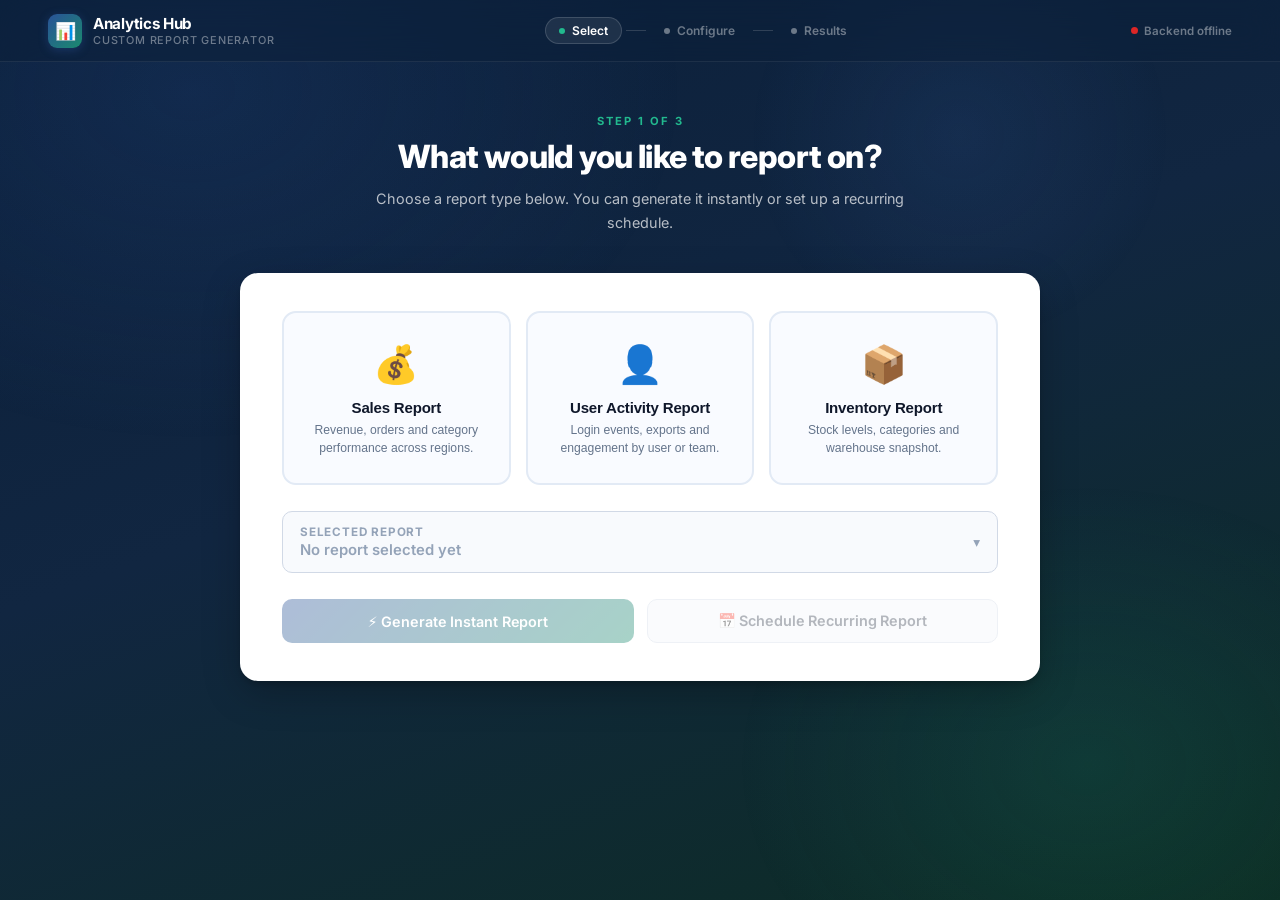
<file: frontend/index.html>
<!DOCTYPE html>
<html lang="en">
<head>
  <meta charset="UTF-8" />
  <meta name="viewport" content="width=device-width, initial-scale=1.0" />
  <title> Custom Report Generator</title>
  <meta name="description" content="Generate and schedule Sales, User Activity, and Inventory reports in PDF or Excel format." />

  <!-- Google Fonts -->
  <link rel="preconnect" href="https://fonts.googleapis.com" />
  <link rel="preconnect" href="https://fonts.gstatic.com" crossorigin />
  <link href="https://fonts.googleapis.com/css2?family=Inter:ital,opsz,wght@0,14..32,300;0,14..32,400;0,14..32,500;0,14..32,600;0,14..32,700;0,14..32,800;1,14..32,400&display=swap" rel="stylesheet" />

  <!-- Main Stylesheet -->
  <link rel="stylesheet" href="css/styles.css" />
</head>

<body>
<div id="app">

  <!-- ══════════════════════════════════════════════════════════════
       TOP NAV
       ══════════════════════════════════════════════════════════════ -->
  <nav class="topnav" aria-label="Application navigation">
    <div class="nav-brand">
      <div class="nav-logobox" aria-hidden="true">📊</div>
      <div>
        <div class="nav-title">Analytics Hub</div>
        <div class="nav-sub">Custom Report Generator</div>
      </div>
    </div>

    <!-- Three-step progress pills (updated by JS) -->
    <div class="nav-steps" aria-label="Progress steps">
      <div class="nav-step is-active" id="np1" aria-label="Step 1: Select">
        <div class="nav-step-dot"></div>Select
      </div>
      <div class="nav-sep" aria-hidden="true"></div>
      <div class="nav-step" id="np2" aria-label="Step 2: Configure">
        <div class="nav-step-dot"></div>Configure
      </div>
      <div class="nav-sep" aria-hidden="true"></div>
      <div class="nav-step" id="np3" aria-label="Step 3: Results">
        <div class="nav-step-dot"></div>Results
      </div>
    </div>

    <!-- Backend connection status -->
    <div class="nav-status" aria-live="polite">
      <div class="status-dot" id="status-dot"></div>
      <span id="status-lbl">Checking…</span>
    </div>
  </nav>

  <!-- ══════════════════════════════════════════════════════════════
       LOADING OVERLAY (full-screen, shown during API calls)
       ══════════════════════════════════════════════════════════════ -->
  <div class="loading-overlay" id="loading-overlay" role="status" aria-live="polite">
    <div class="loading-spinner" aria-hidden="true"></div>
    <div class="loading-text" id="loading-text">Generating your report…</div>
    <div class="loading-sub"  id="loading-sub">This may take a few seconds</div>
  </div>

  <!-- ══════════════════════════════════════════════════════════════
       TOAST CONTAINER
       ══════════════════════════════════════════════════════════════ -->
  <div class="toast-container" id="toast-container" aria-live="assertive" aria-atomic="true"></div>

  <!-- ══════════════════════════════════════════════════════════════
       MAIN STAGE
       ══════════════════════════════════════════════════════════════ -->
  <main class="stage">

    <!-- ──────────────────────────────────────────────────────────
         SCREEN 1 — SELECT REPORT TYPE
         ────────────────────────────────────────────────────────── -->
    <section class="screen is-active" id="s1" aria-label="Select report type">

      <div class="pg-head">
        <div class="pg-eye">Step 1 of 3</div>
        <h1 class="pg-h1">What would you like to report on?</h1>
        <p class="pg-p">Choose a report type below. You can generate it instantly or set up a recurring schedule.</p>
      </div>

      <div class="card">

        <!-- Three report-type cards -->
        <div class="rtype-grid" role="radiogroup" aria-label="Report type selection">

          <button class="rtype-card" id="rc-sales"
            data-key="sales" data-lbl="Sales Report" data-icon="💰"
            role="radio" aria-checked="false" aria-label="Sales Report — Revenue, orders and category performance"
            onclick="pickReport(this)">
            <div class="rtype-tick" aria-hidden="true">✓</div>
            <span class="rtype-icon" aria-hidden="true">💰</span>
            <div class="rtype-name">Sales Report</div>
            <div class="rtype-desc">Revenue, orders and category performance across regions.</div>
          </button>

          <button class="rtype-card" id="rc-user_activity"
            data-key="user_activity" data-lbl="User Activity Report" data-icon="👤"
            role="radio" aria-checked="false" aria-label="User Activity Report — Login events and user engagement"
            onclick="pickReport(this)">
            <div class="rtype-tick" aria-hidden="true">✓</div>
            <span class="rtype-icon" aria-hidden="true">👤</span>
            <div class="rtype-name">User Activity Report</div>
            <div class="rtype-desc">Login events, exports and engagement by user or team.</div>
          </button>

          <button class="rtype-card" id="rc-inventory"
            data-key="inventory" data-lbl="Inventory Report" data-icon="📦"
            role="radio" aria-checked="false" aria-label="Inventory Report — Stock levels and warehouse snapshot"
            onclick="pickReport(this)">
            <div class="rtype-tick" aria-hidden="true">✓</div>
            <span class="rtype-icon" aria-hidden="true">📦</span>
            <div class="rtype-name">Inventory Report</div>
            <div class="rtype-desc">Stock levels, categories and warehouse snapshot.</div>
          </button>

        </div>

        <!-- Selection display -->
        <div class="sel-display" id="sel-display" aria-live="polite">
          <div>
            <div class="sel-lbl">Selected Report</div>
            <div class="sel-val" id="sel-val">No report selected yet</div>
          </div>
          <div class="sel-arr" aria-hidden="true">▾</div>
        </div>

        <!-- Action buttons -->
        <div class="action-row">
          <button class="btn btn-grad" id="btn-instant" disabled
            onclick="gotoFilters()" aria-label="Generate instant report">
            ⚡ Generate Instant Report
          </button>
          <button class="btn btn-ghost" id="btn-sched" disabled
            onclick="gotoSchedule()" aria-label="Schedule a recurring report">
            📅 Schedule Recurring Report
          </button>
        </div>

      </div><!-- /card -->
    </section><!-- /s1 -->


    <!-- ──────────────────────────────────────────────────────────
         SCREEN 2 — FILTERS & GENERATE
         ────────────────────────────────────────────────────────── -->
    <section class="screen" id="s2" aria-label="Configure report filters">

      <div class="pg-head">
        <div class="pg-eye">Step 2 of 3</div>
        <h1 class="pg-h1">Configure your filters</h1>
        <p class="pg-p">Narrow down the data. Fields marked <span style="color:#dc2626;font-weight:700">*</span> are required.</p>
      </div>

      <div class="card">

        <button class="back-lnk" onclick="goTo(1)" aria-label="Back to report selection">← Back</button>

        <!-- Context chip (report type label) -->
        <div class="ctx-chip" id="f-chip"><span id="f-chip-ico">📊</span><span id="f-chip-lbl">—</span></div>

        <!-- Validation error banner -->
        <div class="alert alert-err" id="f-err" role="alert" aria-live="assertive">
          <span class="alert-ico" aria-hidden="true">⚠️</span>
          <div>
            <div class="alert-ttl">Check your inputs</div>
            <div class="alert-body" id="f-err-body">Please fill in all required fields.</div>
          </div>
        </div>

        <!-- ── SALES FILTERS ── -->
        <div id="fg-sales" class="filter-panel" style="display:none">
          <div class="sec-title">Sales Report Filters</div>
          <p class="sec-sub">Select a date range to scope the report. Category and region are optional refinements.</p>

          <div class="date-pair fg">
            <div>
              <label class="lbl" for="s-start">Start Date<span class="req">*</span></label>
              <input class="inp" type="date" id="s-start" aria-required="true" />
            </div>
            <div>
              <label class="lbl" for="s-end">End Date<span class="req">*</span></label>
              <input class="inp" type="date" id="s-end" aria-required="true" />
            </div>
          </div>

          <div class="fg">
            <label class="lbl" for="s-cat">Category</label>
            <div class="sel-wrap">
              <select class="sel" id="s-cat" aria-label="Filter by category">
                <option value="">— All categories —</option>
                <option>Electronics</option>
                <option>Clothing</option>
                <option>Food &amp; Beverages</option>
                <option>Stationery</option>
                <option>Furniture</option>
                <option>Health &amp; Beauty</option>
                <option>Sports</option>
              </select>
            </div>
          </div>

          <div class="fg">
            <label class="lbl" for="s-region">Region</label>
            <div class="sel-wrap">
              <select class="sel" id="s-region" aria-label="Filter by region">
                <option value="">— All regions —</option>
                <option>Western Province</option>
                <option>Central Province</option>
                <option>Southern Province</option>
                <option>Northern Province</option>
                <option>Eastern Province</option>
              </select>
            </div>
          </div>
        </div>

        <!-- ── USER ACTIVITY FILTERS ── -->
        <div id="fg-user_activity" class="filter-panel" style="display:none">
          <div class="sec-title">User Activity Report Filters</div>
          <p class="sec-sub">Pick a date window. Optionally scope to a specific user or activity type.</p>

          <div class="date-pair fg">
            <div>
              <label class="lbl" for="ua-start">Start Date<span class="req">*</span></label>
              <input class="inp" type="date" id="ua-start" aria-required="true" />
            </div>
            <div>
              <label class="lbl" for="ua-end">End Date<span class="req">*</span></label>
              <input class="inp" type="date" id="ua-end" aria-required="true" />
            </div>
          </div>

          <div class="fg">
            <label class="lbl" for="ua-user">User Name</label>
            <input class="inp" type="text" id="ua-user"
              placeholder="e.g. ashan.perera, nimali.silva…" autocomplete="off" />
          </div>

          <div class="fg">
            <label class="lbl" for="ua-type">Activity Type</label>
            <div class="sel-wrap">
              <select class="sel" id="ua-type" aria-label="Filter by activity type">
                <option value="">— All activity types —</option>
                <option>Login</option>
                <option>Generate Report</option>
                <option>Export PDF</option>
                <option>Export Excel</option>
                <option>View Report</option>
                <option>Schedule Report</option>
              </select>
            </div>
          </div>
        </div>

        <!-- ── INVENTORY FILTERS ── -->
        <div id="fg-inventory" class="filter-panel" style="display:none">
          <div class="sec-title">Inventory Report Filters</div>
          <p class="sec-sub">Optionally narrow by product category or warehouse location. No date range needed.</p>

          <div class="fg">
            <label class="lbl" for="inv-cat">Category</label>
            <div class="sel-wrap">
              <select class="sel" id="inv-cat" aria-label="Filter by category">
                <option value="">— All categories —</option>
                <option>Electronics</option>
                <option>Clothing</option>
                <option>Food &amp; Beverages</option>
                <option>Stationery</option>
                <option>Furniture</option>
                <option>Health &amp; Beauty</option>
                <option>Sports</option>
              </select>
            </div>
          </div>

          <div class="fg">
            <label class="lbl" for="inv-wh">Warehouse Location</label>
            <div class="sel-wrap">
              <select class="sel" id="inv-wh" aria-label="Filter by warehouse">
                <option value="">— All warehouses —</option>
                <option>Colombo Central WH</option>
                <option>Kandy Regional WH</option>
                <option>Galle Southern WH</option>
                <option>Jaffna Northern WH</option>
                <option>Batticaloa Eastern WH</option>
              </select>
            </div>
          </div>
        </div>

        <div class="hr"></div>

        <button class="btn btn-grad btn-full" id="btn-gen"
          onclick="handleGenerate()" aria-label="Generate report now">
          ⚡ Generate Report Now
        </button>

      </div><!-- /card -->
    </section><!-- /s2 -->


    <!-- ──────────────────────────────────────────────────────────
         SCREEN 3 — SCHEDULE RECURRING REPORT
         ────────────────────────────────────────────────────────── -->
    <section class="screen" id="s3" aria-label="Schedule recurring report">

      <div class="pg-head">
        <div class="pg-eye">Schedule</div>
        <h1 class="pg-h1">Set up a recurring report</h1>
        <p class="pg-p">Choose how often you want this report delivered and where it should be sent.</p>
      </div>

      <div class="card">

        <button class="back-lnk" onclick="goTo(1)" aria-label="Back to report selection">← Back</button>

        <div class="ctx-chip" id="sc-chip"><span id="sc-chip-ico">📊</span><span id="sc-chip-lbl">—</span></div>

        <!-- Validation error -->
        <div class="alert alert-err" id="sc-err" role="alert" aria-live="assertive">
          <span class="alert-ico" aria-hidden="true">⚠️</span>
          <div>
            <div class="alert-ttl">Missing information</div>
            <div class="alert-body" id="sc-err-body">Please fill in all required fields.</div>
          </div>
        </div>

        <!-- Schedule form -->
        <div id="sc-form">

          <!-- Optional filters section (mirrors the generate screen) -->
          <div class="sched-filters">
            <div class="sched-filters-title">Optional Filters <span class="sched-optional">(applied each time the report runs)</span></div>

            <!-- Sales filters for schedule -->
            <div id="sched-fg-sales" style="display:none">
              <div class="date-pair fg">
                <div>
                  <label class="lbl" for="sc-s-start">Start Date</label>
                  <input class="inp" type="date" id="sc-s-start" />
                </div>
                <div>
                  <label class="lbl" for="sc-s-end">End Date</label>
                  <input class="inp" type="date" id="sc-s-end" />
                </div>
              </div>
              <div class="fg">
                <label class="lbl" for="sc-s-cat">Category</label>
                <div class="sel-wrap">
                  <select class="sel" id="sc-s-cat">
                    <option value="">— All categories —</option>
                    <option>Electronics</option>
                    <option>Clothing</option>
                    <option>Food &amp; Beverages</option>
                    <option>Stationery</option>
                    <option>Furniture</option>
                    <option>Health &amp; Beauty</option>
                    <option>Sports</option>
                  </select>
                </div>
              </div>
              <div class="fg">
                <label class="lbl" for="sc-s-region">Region</label>
                <div class="sel-wrap">
                  <select class="sel" id="sc-s-region">
                    <option value="">— All regions —</option>
                    <option>Western Province</option>
                    <option>Central Province</option>
                    <option>Southern Province</option>
                    <option>Northern Province</option>
                    <option>Eastern Province</option>
                  </select>
                </div>
              </div>
            </div>

            <!-- User Activity filters for schedule -->
            <div id="sched-fg-user_activity" style="display:none">
              <div class="date-pair fg">
                <div>
                  <label class="lbl" for="sc-ua-start">Start Date</label>
                  <input class="inp" type="date" id="sc-ua-start" />
                </div>
                <div>
                  <label class="lbl" for="sc-ua-end">End Date</label>
                  <input class="inp" type="date" id="sc-ua-end" />
                </div>
              </div>
              <div class="fg">
                <label class="lbl" for="sc-ua-user">User Name</label>
                <input class="inp" type="text" id="sc-ua-user" placeholder="e.g. ashan.perera…" autocomplete="off" />
              </div>
              <div class="fg">
                <label class="lbl" for="sc-ua-type">Activity Type</label>
                <div class="sel-wrap">
                  <select class="sel" id="sc-ua-type">
                    <option value="">— All activity types —</option>
                    <option>Login</option>
                    <option>Generate Report</option>
                    <option>Export PDF</option>
                    <option>Export Excel</option>
                    <option>View Report</option>
                    <option>Schedule Report</option>
                  </select>
                </div>
              </div>
            </div>

            <!-- Inventory filters for schedule -->
            <div id="sched-fg-inventory" style="display:none">
              <div class="fg">
                <label class="lbl" for="sc-inv-cat">Category</label>
                <div class="sel-wrap">
                  <select class="sel" id="sc-inv-cat">
                    <option value="">— All categories —</option>
                    <option>Electronics</option>
                    <option>Clothing</option>
                    <option>Food &amp; Beverages</option>
                    <option>Stationery</option>
                    <option>Furniture</option>
                    <option>Health &amp; Beauty</option>
                    <option>Sports</option>
                  </select>
                </div>
              </div>
              <div class="fg">
                <label class="lbl" for="sc-inv-wh">Warehouse Location</label>
                <div class="sel-wrap">
                  <select class="sel" id="sc-inv-wh">
                    <option value="">— All warehouses —</option>
                    <option>Colombo Central WH</option>
                    <option>Kandy Regional WH</option>
                    <option>Galle Southern WH</option>
                    <option>Jaffna Northern WH</option>
                    <option>Batticaloa Eastern WH</option>
                  </select>
                </div>
              </div>
            </div>

          </div><!-- /sched-filters -->

          <div class="sec-title">Delivery Settings</div>
          <p class="sec-sub">Reports are generated automatically and emailed to the recipient you specify.</p>

          <div class="fg">
            <label class="lbl" for="sc-freq">Frequency<span class="req">*</span></label>
            <div class="sel-wrap">
              <select class="sel" id="sc-freq" aria-required="true">
                <option value="">— Choose frequency —</option>
                <option value="Daily">Daily</option>
                <option value="Weekly">Weekly</option>
                <option value="Monthly">Monthly</option>
              </select>
            </div>
          </div>

          <div class="fg">
            <label class="lbl" for="sc-fmt">Export Format<span class="req">*</span></label>
            <div class="sel-wrap">
              <select class="sel" id="sc-fmt" aria-required="true">
                <option value="">— Choose format —</option>
                <option value="pdf">PDF Document</option>
                <option value="excel">Excel Spreadsheet</option>
              </select>
            </div>
          </div>

          <div class="fg">
            <label class="lbl" for="sc-email">Recipient Email<span class="req">*</span></label>
            <input class="inp" type="email" id="sc-email"
              placeholder="e.g. finance@company.lk"
              aria-required="true" autocomplete="email" />
          </div>

          <div class="hr"></div>

          <button class="btn btn-grad btn-full" id="btn-save-sched"
            onclick="handleSaveSchedule()" aria-label="Save schedule">
            💾 Save Schedule
          </button>
        </div><!-- /sc-form -->

        <!-- Schedule saved confirmation (hidden until saved) -->
        <div id="sc-done" class="sched-confirm" role="status">
          <div class="alert alert-ok show">
            <span class="alert-ico" aria-hidden="true">✅</span>
            <div>
              <div class="alert-ttl">Schedule saved!</div>
              <div class="alert-body" id="sc-done-summary">Your report will be dispatched automatically.</div>
            </div>
          </div>

          <div style="margin-top:18px">
            <div class="conf-row">
              <span class="conf-k">Report</span>
              <span class="conf-v" id="cd-report">—</span>
            </div>
            <div class="conf-row">
              <span class="conf-k">Frequency</span>
              <span class="conf-v" id="cd-freq">—</span>
            </div>
            <div class="conf-row">
              <span class="conf-k">Format</span>
              <span class="conf-v" id="cd-fmt">—</span>
            </div>
            <div class="conf-row">
              <span class="conf-k">Recipient</span>
              <span class="conf-v" id="cd-email">—</span>
            </div>
            <div class="conf-row">
              <span class="conf-k">First Dispatch</span>
              <span class="conf-v" id="cd-dispatch">—</span>
            </div>
          </div>

          <div class="hr"></div>
          <div style="display:grid;grid-template-columns:1fr 1fr;gap:12px">
            <button class="btn btn-ghost" onclick="goTo(1)" aria-label="Return to home">← Back to Home</button>
            <button class="btn btn-ghost" onclick="gotoSchedule()" aria-label="Set up another schedule">📅 Schedule Another</button>
          </div>
        </div><!-- /sc-done -->

      </div><!-- /card -->
    </section><!-- /s3 -->


    <!-- ──────────────────────────────────────────────────────────
         SCREEN 4 — DOWNLOAD / RESULT
         ────────────────────────────────────────────────────────── -->
    <section class="screen" id="s4" aria-label="Report results and download">

      <div class="pg-head">
        <div class="pg-eye" id="r4-eye">Results</div>
        <h1 class="pg-h1" id="r4-h1">Your report is ready</h1>
        <p class="pg-p"  id="r4-p">Click a button below to download your report in your preferred format.</p>
      </div>

      <div class="card">

        <!-- SUCCESS STATE -->
        <div id="r4-ok" style="display:none">
          <div class="result-wrap">
            <div class="result-circle ok" aria-hidden="true">✅</div>
            <div class="result-h">Report ready to download</div>
            <p class="result-p">Both formats contain the same data set. Choose your preferred format below. You can download both.</p>

            <div class="dl-row">
              <button class="btn btn-dl-pdf" id="btn-dl-pdf"
                onclick="triggerDownload('pdf')"
                aria-label="Download report as PDF">
                📄 Download PDF
              </button>
              <button class="btn btn-dl-xls" id="btn-dl-xls"
                onclick="triggerDownload('excel')"
                aria-label="Download report as Excel spreadsheet">
                📊 Download Excel
              </button>
            </div>

            <div class="result-meta">
              <div class="meta-item">
                <div class="meta-lbl">Report Type</div>
                <div class="meta-val" id="r4-meta-type">—</div>
              </div>
              <div class="meta-item">
                <div class="meta-lbl">Generated at</div>
                <div class="meta-val" id="r4-meta-time">—</div>
              </div>
              <div class="meta-item">
                <div class="meta-lbl">Formats available</div>
                <div class="meta-val">PDF + Excel</div>
              </div>
            </div>
          </div>

          <div class="hr"></div>
          <div style="display:grid;grid-template-columns:1fr 1fr;gap:12px">
            <button class="btn btn-ghost" onclick="gotoFiltersFromResult()" aria-label="Adjust filters and regenerate">
              🔧 Adjust Filters
            </button>
            <button class="btn btn-ghost" onclick="goTo(1)" aria-label="Start a new report">
              ← New Report
            </button>
          </div>
        </div>

        <!-- FAILURE STATE -->
        <div id="r4-err" style="display:none">
          <div class="result-wrap">
            <div class="result-circle err" aria-hidden="true">❌</div>
            <div class="result-h">Report generation failed</div>
            <p class="result-p">We couldn't reach the report server. Make sure the Flask backend is running at <code>http://127.0.0.1:5000</code>, then adjust your filters and try again.</p>

            <div class="alert alert-err show" id="r4-err-detail" style="text-align:left;max-width:480px;margin:0 auto">
              <span class="alert-ico" aria-hidden="true">⚠️</span>
              <div>
                <div class="alert-ttl">Error details</div>
                <div class="alert-body" id="r4-err-msg">The server could not be reached.</div>
              </div>
            </div>

            <div style="margin-top:24px;display:grid;grid-template-columns:1fr 1fr;gap:12px;max-width:420px;margin-left:auto;margin-right:auto">
              <button class="btn btn-danger" onclick="gotoFiltersFromResult()"
                aria-label="Adjust filters and try again">
                🔄 Adjust &amp; Retry
              </button>
              <button class="btn btn-ghost" onclick="goTo(1)"
                aria-label="Return to report selection">
                ← New Report
              </button>
            </div>
          </div>
        </div>

      </div><!-- /card -->
    </section><!-- /s4 -->

  </main><!-- /stage -->
</div><!-- /#app -->

<!-- Main JavaScript -->
<script src="js/app.js"></script>
</body>
</html>
</file>
<file: frontend/css/styles.css>
/* ============================================================
   Custom Report Generator — Main Stylesheet
   ============================================================ */

/* ── CSS CUSTOM PROPERTIES ────────────────────────────────── */
:root {
  /* Background gradient */
  --bg-a:           #0b1f3a;
  --bg-b:           #0d2d24;

  /* Brand accents */
  --blue:           #2a5298;
  --blue-lt:        #4b7fdb;
  --blue-xlt:       #dce9ff;
  --teal:           #1a8a6e;
  --teal-lt:        #22b98e;
  --teal-xlt:       #d0f5ec;
  --gradient:       linear-gradient(135deg, #2a5298 0%, #1a8a6e 100%);
  --gradient-soft:  linear-gradient(135deg, rgba(42,82,152,.18) 0%, rgba(26,138,110,.14) 100%);

  /* Surface */
  --card:           #ffffff;
  --card-shadow:    0 4px 6px -1px rgba(0,0,0,.18), 0 12px 40px -4px rgba(0,0,0,.28);
  --card-radius:    18px;
  --inner-radius:   12px;

  /* Typography */
  --text-head:      #0f172a;
  --text-body:      #374151;
  --text-muted:     #64748b;
  --text-faint:     #94a3b8;
  --text-white:     #ffffff;
  --text-white70:   rgba(255,255,255,.70);
  --text-white40:   rgba(255,255,255,.40);

  /* Form */
  --border:         #d1d9e6;
  --border-focus:   #2a5298;
  --input-bg:       #f8fafd;
  --input-radius:   10px;

  /* Status */
  --success:        #059669;
  --success-bg:     #ecfdf5;
  --success-ring:   #6ee7b7;
  --error:          #dc2626;
  --error-bg:       #fef2f2;
  --error-ring:     #fca5a5;
  --warn:           #d97706;
  --warn-bg:        #fffbeb;
  --warn-ring:      #fcd34d;

  /* Motion */
  --t-fast:   0.14s ease;
  --t-med:    0.24s ease;
  --t-slow:   0.36s ease;
}

/* ── RESET ──────────────────────────────────────────────── */
*, *::before, *::after { box-sizing: border-box; margin: 0; padding: 0; }
html { font-size: 16px; -webkit-font-smoothing: antialiased; }

body {
  font-family: 'Inter', 'Segoe UI', system-ui, sans-serif;
  background: linear-gradient(160deg, var(--bg-a) 0%, #112641 45%, var(--bg-b) 100%);
  min-height: 100vh;
  color: var(--text-head);
  overflow-x: hidden;
}

/* Ambient glow orbs */
body::before {
  content: '';
  position: fixed;
  inset: 0;
  background:
    radial-gradient(ellipse 700px 500px at 15% 10%, rgba(42,82,152,.20) 0%, transparent 70%),
    radial-gradient(ellipse 500px 400px at 85% 85%, rgba(26,138,110,.16) 0%, transparent 70%),
    radial-gradient(ellipse 350px 350px at 75% 15%, rgba(74,127,219,.10) 0%, transparent 60%);
  pointer-events: none;
  z-index: 0;
}

/* ── LAYOUT SHELL ───────────────────────────────────────── */
#app {
  position: relative;
  z-index: 1;
  min-height: 100vh;
  display: grid;
  grid-template-rows: auto 1fr;
}

/* ── TOP NAV ─────────────────────────────────────────────── */
.topnav {
  display: flex;
  align-items: center;
  justify-content: space-between;
  padding: 0 48px;
  height: 62px;
  background: rgba(11,31,58,.55);
  backdrop-filter: blur(16px);
  -webkit-backdrop-filter: blur(16px);
  border-bottom: 1px solid rgba(255,255,255,.07);
  position: sticky;
  top: 0;
  z-index: 100;
}

.nav-brand {
  display: flex;
  align-items: center;
  gap: 11px;
}

.nav-logobox {
  width: 34px; height: 34px;
  border-radius: 9px;
  background: var(--gradient);
  display: flex; align-items: center; justify-content: center;
  font-size: 17px;
  box-shadow: 0 2px 10px rgba(42,82,152,.45);
  flex-shrink: 0;
}

.nav-title  { font-size: .95rem; font-weight: 700; color: var(--text-white); letter-spacing: -.3px; }
.nav-sub    { font-size: .68rem; font-weight: 500; color: var(--text-white40); letter-spacing: .8px; text-transform: uppercase; }

/* Progress pills in nav */
.nav-steps {
  display: flex;
  align-items: center;
  gap: 4px;
}

.nav-step {
  display: flex; align-items: center; gap: 7px;
  padding: 5px 13px;
  border-radius: 20px;
  font-size: .75rem; font-weight: 600;
  color: var(--text-white40);
  border: 1px solid transparent;
  transition: all var(--t-med);
  cursor: default;
}
.nav-step-dot {
  width: 6px; height: 6px;
  border-radius: 50%;
  background: var(--text-white40);
  transition: background var(--t-med);
  flex-shrink: 0;
}
.nav-step.is-active {
  color: var(--text-white);
  background: rgba(255,255,255,.08);
  border-color: rgba(255,255,255,.15);
}
.nav-step.is-active .nav-step-dot { background: var(--teal-lt); }
.nav-step.is-done {
  color: var(--teal-lt);
}
.nav-step.is-done .nav-step-dot { background: var(--teal-lt); }

.nav-sep { width: 20px; height: 1px; background: rgba(255,255,255,.15); }

/* Connection status indicator */
.nav-status {
  display: flex;
  align-items: center;
  gap: 6px;
  font-size: .72rem;
  font-weight: 600;
  color: var(--text-white40);
}
.status-dot {
  width: 7px; height: 7px;
  border-radius: 50%;
  background: var(--text-faint);
  transition: background var(--t-med);
}
.status-dot.online  { background: var(--teal-lt); box-shadow: 0 0 6px rgba(34,185,142,.5); }
.status-dot.offline { background: var(--error); }

/* ── MAIN STAGE ─────────────────────────────────────────── */
.stage {
  display: flex;
  align-items: flex-start;
  justify-content: center;
  padding: 52px 24px 80px;
}

/* ── SCREEN SYSTEM ──────────────────────────────────────── */
.screen { display: none; width: 100%; max-width: 800px; flex-direction: column; align-items: center; }
.screen.is-active { display: flex; animation: fadeUp .3s var(--t-med) both; }

@keyframes fadeUp {
  from { opacity: 0; transform: translateY(16px); }
  to   { opacity: 1; transform: translateY(0); }
}

/* Page headline block */
.pg-head { text-align: center; margin-bottom: 38px; max-width: 560px; }
.pg-eye  { font-size: .7rem; font-weight: 700; letter-spacing: 2px; text-transform: uppercase; color: var(--teal-lt); margin-bottom: 10px; }
.pg-h1   { font-size: 2rem; font-weight: 800; color: var(--text-white); letter-spacing: -.6px; line-height: 1.2; margin-bottom: 11px; }
.pg-p    { font-size: .9rem; color: var(--text-white70); line-height: 1.65; }

/* ── WHITE CARD SURFACE ─────────────────────────────────── */
.card {
  width: 100%;
  background: var(--card);
  border-radius: var(--card-radius);
  box-shadow: var(--card-shadow);
  padding: 38px 42px;
}

/* ── SCREEN 1 — REPORT TYPE CARDS ──────────────────────── */
.rtype-grid {
  display: grid;
  grid-template-columns: repeat(3, 1fr);
  gap: 15px;
  margin-bottom: 26px;
}

.rtype-card {
  position: relative;
  display: flex; flex-direction: column; align-items: center;
  padding: 30px 18px 26px;
  border: 2px solid #e2eaf5;
  border-radius: 14px;
  background: #f9fbff;
  cursor: pointer;
  text-align: center;
  user-select: none;
  transition: border-color var(--t-med), background var(--t-med), transform var(--t-med), box-shadow var(--t-med);
  overflow: hidden;
}

/* Accent bar at top */
.rtype-card::before {
  content: '';
  position: absolute; top: 0; left: 0; right: 0; height: 3px;
  background: var(--gradient);
  opacity: 0;
  transition: opacity var(--t-med);
}

.rtype-card:hover {
  border-color: #a8c4ef;
  background: #f0f6ff;
  transform: translateY(-4px);
  box-shadow: 0 8px 24px rgba(42,82,152,.12);
}
.rtype-card:hover::before { opacity: .5; }
.rtype-card:focus-visible {
  outline: 3px solid var(--teal-lt);
  outline-offset: 2px;
}

.rtype-card.is-selected {
  border-color: var(--blue);
  background: #edf3ff;
  transform: translateY(-4px);
  box-shadow: 0 0 0 4px rgba(42,82,152,.13), 0 8px 28px rgba(42,82,152,.15);
}
.rtype-card.is-selected::before { opacity: 1; }

/* Tick badge */
.rtype-tick {
  position: absolute; top: 11px; right: 11px;
  width: 21px; height: 21px; border-radius: 50%;
  background: var(--blue);
  color: #fff; font-size: 11px;
  display: flex; align-items: center; justify-content: center;
  opacity: 0; transform: scale(.3);
  transition: opacity var(--t-med), transform var(--t-med);
}
.rtype-card.is-selected .rtype-tick { opacity: 1; transform: scale(1); }

.rtype-icon { font-size: 2.3rem; margin-bottom: 13px; display: block; }
.rtype-name { font-size: .94rem; font-weight: 700; color: var(--text-head); margin-bottom: 5px; letter-spacing: -.2px; }
.rtype-desc { font-size: .76rem; color: var(--text-muted); line-height: 1.5; }

/* Selection display */
.sel-display {
  display: flex; align-items: center; justify-content: space-between;
  padding: 13px 17px;
  border: 1.5px solid var(--border);
  border-radius: var(--input-radius);
  background: var(--input-bg);
  margin-bottom: 26px;
  transition: border-color var(--t-fast), background var(--t-fast);
}
.sel-display.has-val {
  border-color: var(--blue);
  background: #f0f5ff;
}
.sel-lbl  { font-size: .73rem; font-weight: 700; text-transform: uppercase; letter-spacing: .8px; color: var(--text-faint); margin-bottom: 2px; }
.sel-val  { font-size: .93rem; font-weight: 600; color: var(--text-faint); transition: color var(--t-fast); }
.sel-display.has-val .sel-val { color: var(--blue); }
.sel-arr  { color: var(--text-faint); font-size: .85rem; }

/* Action row */
.action-row { display: grid; grid-template-columns: 1fr 1fr; gap: 13px; }

/* ── BUTTONS ─────────────────────────────────────────────── */
.btn {
  display: inline-flex; align-items: center; justify-content: center; gap: 8px;
  padding: 12px 22px;
  border: none; border-radius: 10px;
  font-family: inherit; font-size: .9rem; font-weight: 600;
  cursor: pointer; transition: all var(--t-med);
  white-space: nowrap; letter-spacing: -.1px;
  text-decoration: none;
}
.btn:focus-visible { outline: 3px solid var(--teal-lt); outline-offset: 2px; }

.btn-grad {
  background: var(--gradient);
  color: #fff;
  box-shadow: 0 4px 16px rgba(42,82,152,.3);
}
.btn-grad:hover:not(:disabled) {
  filter: brightness(1.08);
  transform: translateY(-2px);
  box-shadow: 0 8px 24px rgba(42,82,152,.38);
}
.btn-grad:active:not(:disabled) { transform: translateY(0); }

.btn-ghost {
  background: #f1f5f9;
  color: var(--text-body);
  border: 1.5px solid var(--border);
}
.btn-ghost:hover:not(:disabled) { background: #e6ecf5; border-color: #b0bdd0; }

.btn-success {
  background: linear-gradient(135deg,#059669,#047857);
  color: #fff;
  box-shadow: 0 4px 14px rgba(5,150,105,.28);
}
.btn-success:hover:not(:disabled) { filter: brightness(1.07); transform: translateY(-2px); }

.btn-danger {
  background: linear-gradient(135deg,#dc2626,#b91c1c);
  color: #fff;
  box-shadow: 0 4px 14px rgba(220,38,38,.25);
}
.btn-danger:hover:not(:disabled) { filter: brightness(1.07); transform: translateY(-2px); }

.btn-dl-pdf {
  background: linear-gradient(135deg,#c0392b,#e74c3c);
  color: #fff;
  box-shadow: 0 4px 14px rgba(192,57,43,.28);
}
.btn-dl-pdf:hover:not(:disabled) { filter: brightness(1.07); transform: translateY(-2px); }

.btn-dl-xls {
  background: linear-gradient(135deg,#1a7a3c,#27ae60);
  color: #fff;
  box-shadow: 0 4px 14px rgba(26,122,60,.28);
}
.btn-dl-xls:hover:not(:disabled) { filter: brightness(1.07); transform: translateY(-2px); }

.btn:disabled { opacity: .38; cursor: not-allowed; transform: none !important; box-shadow: none !important; filter: none !important; }
.btn-full { width: 100%; }

/* Spinner inside button */
.btn-spin {
  display: inline-block;
  width: 15px; height: 15px;
  border: 2.5px solid rgba(255,255,255,.35);
  border-top-color: #fff;
  border-radius: 50%;
  animation: spin .65s linear infinite;
  flex-shrink: 0;
}
@keyframes spin { to { transform: rotate(360deg); } }

/* ── BACK LINK ───────────────────────────────────────────── */
.back-lnk {
  display: inline-flex; align-items: center; gap: 5px;
  font-size: .84rem; font-weight: 600; color: var(--text-muted);
  background: none; border: none; cursor: pointer;
  padding: 2px 0; margin-bottom: 24px;
  transition: color var(--t-fast);
}
.back-lnk:hover { color: var(--blue); }
.back-lnk:focus-visible { outline: 2px solid var(--teal-lt); outline-offset: 2px; border-radius: 4px; }

/* ── CONTEXT CHIP ────────────────────────────────────────── */
.ctx-chip {
  display: inline-flex; align-items: center; gap: 6px;
  padding: 4px 12px;
  border-radius: 20px;
  background: #eef4ff; border: 1.5px solid #c2d5ff;
  font-size: .76rem; font-weight: 700; color: var(--blue);
  margin-bottom: 22px;
}

/* ── CARD SECTION HEADERS ────────────────────────────────── */
.sec-title { font-size: 1.08rem; font-weight: 700; color: var(--text-head); letter-spacing: -.25px; margin-bottom: 4px; }
.sec-sub   { font-size: .82rem; color: var(--text-muted); margin-bottom: 26px; line-height: 1.55; }

/* ── FORM ELEMENTS ──────────────────────────────────────── */
.fg { margin-bottom: 18px; }
.fg:last-of-type { margin-bottom: 0; }

label.lbl {
  display: block;
  font-size: .8rem; font-weight: 600; color: #334155;
  margin-bottom: 6px; letter-spacing: -.1px;
}
.req { color: var(--error); margin-left: 2px; }

.inp, .sel {
  width: 100%;
  padding: 10px 13px;
  border: 1.5px solid var(--border);
  border-radius: var(--input-radius);
  font-family: inherit; font-size: .9rem;
  color: var(--text-head);
  background: var(--input-bg);
  transition: border-color var(--t-fast), box-shadow var(--t-fast);
  appearance: none; -webkit-appearance: none;
}
.inp::placeholder { color: #b8c4d4; }
.inp:focus, .sel:focus {
  outline: none;
  border-color: var(--border-focus);
  box-shadow: 0 0 0 3px rgba(42,82,152,.11);
}
.inp.is-invalid, .sel.is-invalid {
  border-color: var(--error);
  box-shadow: 0 0 0 3px rgba(220,38,38,.10);
}

/* Custom select arrow */
.sel-wrap { position: relative; }
.sel-wrap::after {
  content: '▾'; position: absolute; right: 12px; top: 50%;
  transform: translateY(-50%); color: var(--text-muted);
  pointer-events: none; font-size: .85rem;
}

/* Date pair */
.date-pair { display: grid; grid-template-columns: 1fr 1fr; gap: 13px; }

/* Divider */
.hr { height: 1px; background: #e8eef5; margin: 22px 0; }

/* ── ALERT BANNERS ──────────────────────────────────────── */
.alert {
  display: none;
  align-items: flex-start; gap: 11px;
  padding: 13px 15px;
  border-radius: 10px;
  margin-bottom: 18px;
  font-size: .85rem; line-height: 1.5; font-weight: 500;
}
.alert.show { display: flex; animation: fadeUp .2s ease both; }
.alert-err  { background: var(--error-bg);   border: 1.5px solid var(--error-ring);   color: #991b1b; }
.alert-ok   { background: var(--success-bg); border: 1.5px solid var(--success-ring); color: #065f46; }
.alert-warn { background: var(--warn-bg);    border: 1.5px solid var(--warn-ring);    color: #92400e; }
.alert-ico  { font-size: 1.05rem; flex-shrink: 0; margin-top: 1px; }
.alert-ttl  { font-weight: 700; margin-bottom: 2px; }
.alert-body { font-weight: 400; opacity: .88; }

/* ── LOADING OVERLAY ──────────────────────────────────────── */
.loading-overlay {
  display: none;
  position: fixed;
  inset: 0;
  background: rgba(11,31,58,.65);
  backdrop-filter: blur(4px);
  z-index: 200;
  align-items: center;
  justify-content: center;
  flex-direction: column;
  gap: 18px;
}
.loading-overlay.show { display: flex; animation: fadeOverlay .2s ease both; }
@keyframes fadeOverlay { from { opacity: 0; } to { opacity: 1; } }

.loading-spinner {
  width: 50px; height: 50px;
  border: 4px solid rgba(255,255,255,.2);
  border-top-color: var(--teal-lt);
  border-radius: 50%;
  animation: spin .8s linear infinite;
}
.loading-text {
  font-size: .95rem;
  font-weight: 600;
  color: var(--text-white);
}
.loading-sub {
  font-size: .78rem;
  color: var(--text-white40);
  margin-top: -10px;
}

/* ── SCREEN 4 — RESULT ──────────────────────────────────── */
.result-wrap { text-align: center; padding: 6px 0; }

.result-circle {
  width: 78px; height: 78px; border-radius: 50%;
  display: flex; align-items: center; justify-content: center;
  font-size: 2.2rem; margin: 0 auto 22px;
}
.result-circle.ok  { background: var(--success-bg); border: 3px solid var(--success-ring); }
.result-circle.err { background: var(--error-bg);   border: 3px solid var(--error-ring); }

.result-h  { font-size: 1.35rem; font-weight: 800; color: var(--text-head); letter-spacing: -.35px; margin-bottom: 7px; }
.result-p  { font-size: .88rem; color: var(--text-muted); line-height: 1.65; margin-bottom: 28px; max-width: 420px; margin-left: auto; margin-right: auto; }

.dl-row  { display: grid; grid-template-columns: 1fr 1fr; gap: 13px; max-width: 420px; margin: 0 auto; }

.dl-btn-loading {
  position: relative;
}
.dl-btn-loading::after {
  content: '';
  position: absolute;
  inset: 0;
  border-radius: 10px;
  background: rgba(255,255,255,.15);
}

.result-meta {
  display: flex; align-items: center; justify-content: center; flex-wrap: wrap; gap: 24px;
  margin-top: 26px; padding-top: 20px;
  border-top: 1px solid #e8eef5;
}
.meta-item { text-align: center; }
.meta-lbl { font-size: .7rem; font-weight: 700; text-transform: uppercase; letter-spacing: .8px; color: var(--text-faint); margin-bottom: 2px; }
.meta-val { font-size: .85rem; font-weight: 600; color: var(--text-muted); }

/* ── SCREEN 3 — SCHEDULE CONFIRM ROWS ──────────────────── */
.sched-confirm { display: none; }
.sched-confirm.show { display: block; animation: fadeUp .25s ease both; }

.conf-row {
  display: flex; align-items: center; justify-content: space-between;
  padding: 10px 0; border-bottom: 1px solid #f1f5f9;
}
.conf-row:last-child { border-bottom: none; }
.conf-k { font-size: .78rem; font-weight: 700; text-transform: uppercase; letter-spacing: .6px; color: var(--text-faint); }
.conf-v { font-size: .88rem; font-weight: 600; color: var(--text-head); }

/* ── PROGRESS BAR (Screen 2 loading) ──────────────────── */
.progress-bar-wrap {
  display: none;
  height: 4px;
  border-radius: 2px;
  background: #e8eef5;
  margin-bottom: 18px;
  overflow: hidden;
}
.progress-bar-wrap.show { display: block; }
.progress-bar {
  height: 100%;
  background: var(--gradient);
  width: 0%;
  border-radius: 2px;
  transition: width 0.4s ease;
  animation: progressPulse 1.8s ease-in-out infinite;
}
@keyframes progressPulse {
  0%   { width: 10%; }
  50%  { width: 75%; }
  100% { width: 90%; }
}

/* ── TOAST NOTIFICATION ────────────────────────────────── */
.toast-container {
  position: fixed;
  bottom: 28px;
  right: 28px;
  z-index: 300;
  display: flex;
  flex-direction: column;
  gap: 10px;
  pointer-events: none;
}
.toast {
  display: flex;
  align-items: center;
  gap: 10px;
  padding: 12px 18px;
  border-radius: 12px;
  font-size: .85rem;
  font-weight: 600;
  color: #fff;
  box-shadow: 0 8px 24px rgba(0,0,0,.25);
  pointer-events: auto;
  animation: toastIn .3s ease both;
  min-width: 260px;
  max-width: 360px;
}
.toast.toast-success { background: linear-gradient(135deg,#059669,#047857); }
.toast.toast-error   { background: linear-gradient(135deg,#dc2626,#b91c1c); }
.toast.toast-info    { background: linear-gradient(135deg,#2a5298,#1a8a6e); }
.toast.toast-out     { animation: toastOut .3s ease both; }
@keyframes toastIn  { from { opacity: 0; transform: translateY(10px) scale(.96); } to { opacity: 1; transform: translateY(0) scale(1); } }
@keyframes toastOut { from { opacity: 1; transform: translateY(0);  } to { opacity: 0; transform: translateY(10px); } }

/* ── API STATUS BADGE ─────────────────────────────────── */
.api-badge {
  display: inline-flex;
  align-items: center;
  gap: 5px;
  padding: 3px 10px;
  border-radius: 20px;
  font-size: .72rem;
  font-weight: 700;
  letter-spacing: .3px;
}
.api-badge.ok  { background: var(--success-bg); color: var(--success); border: 1px solid var(--success-ring); }
.api-badge.err { background: var(--error-bg);   color: var(--error);   border: 1px solid var(--error-ring); }

/* ── SCHEDULE FILTER SECTION ──────────────────────────── */
.sched-filters {
  padding: 16px;
  background: #f8fafd;
  border: 1.5px solid var(--border);
  border-radius: var(--inner-radius);
  margin-bottom: 20px;
}
.sched-filters-title {
  font-size: .78rem;
  font-weight: 700;
  color: var(--text-muted);
  text-transform: uppercase;
  letter-spacing: .6px;
  margin-bottom: 14px;
}
.sched-optional { font-size: .73rem; font-weight: 500; color: var(--text-faint); margin-left: 4px; }

/* ── RESPONSIVE ─────────────────────────────────────────── */
@media (max-width: 660px) {
  .topnav     { padding: 0 18px; }
  .nav-steps  { display: none; }
  .nav-status { display: none; }
  .stage      { padding: 32px 12px 60px; }
  .card       { padding: 24px 20px; }
  .rtype-grid { grid-template-columns: 1fr; }
  .action-row { grid-template-columns: 1fr; }
  .date-pair  { grid-template-columns: 1fr; }
  .dl-row     { grid-template-columns: 1fr; }
  .result-meta { flex-direction: column; gap: 14px; }
  .pg-h1      { font-size: 1.55rem; }
  .toast-container { bottom: 16px; right: 16px; left: 16px; }
  .toast      { min-width: unset; max-width: 100%; }
}

@media (max-width: 480px) {
  .rtype-grid { grid-template-columns: 1fr; }
}
</file>
